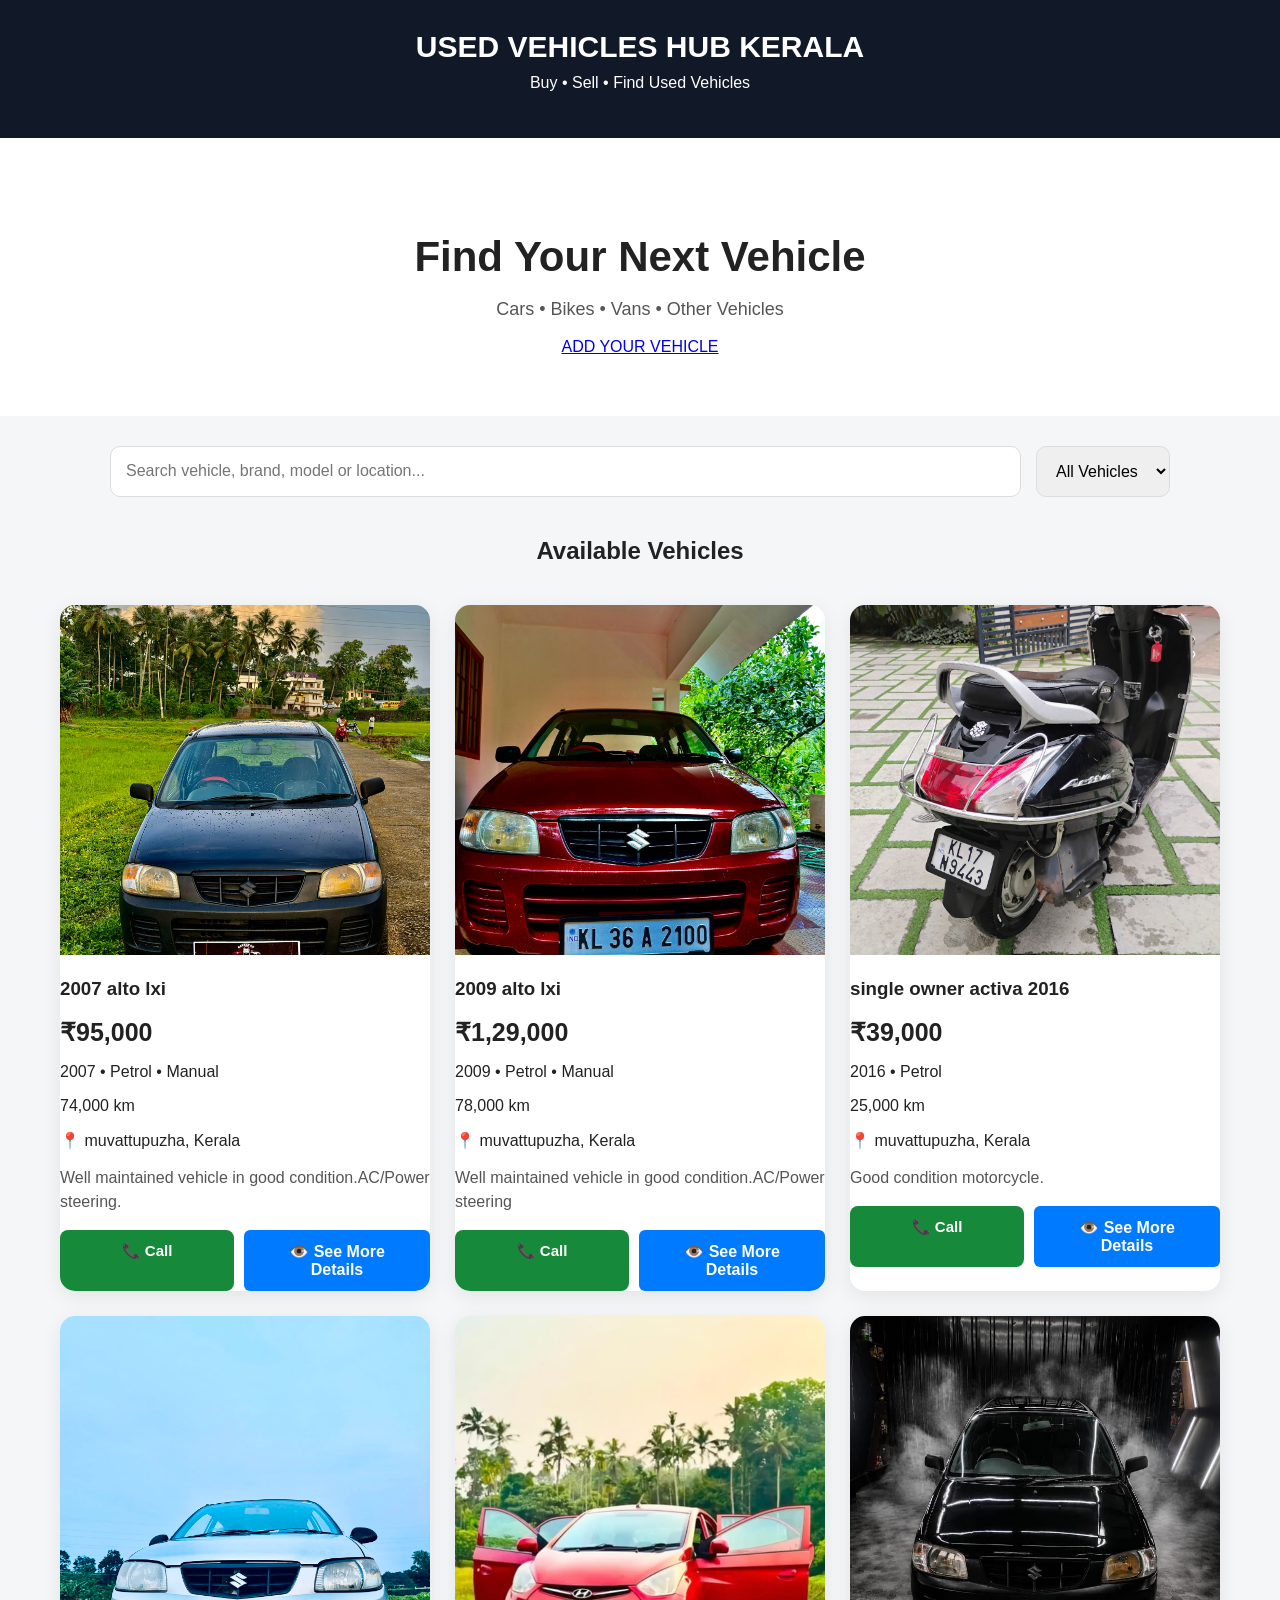
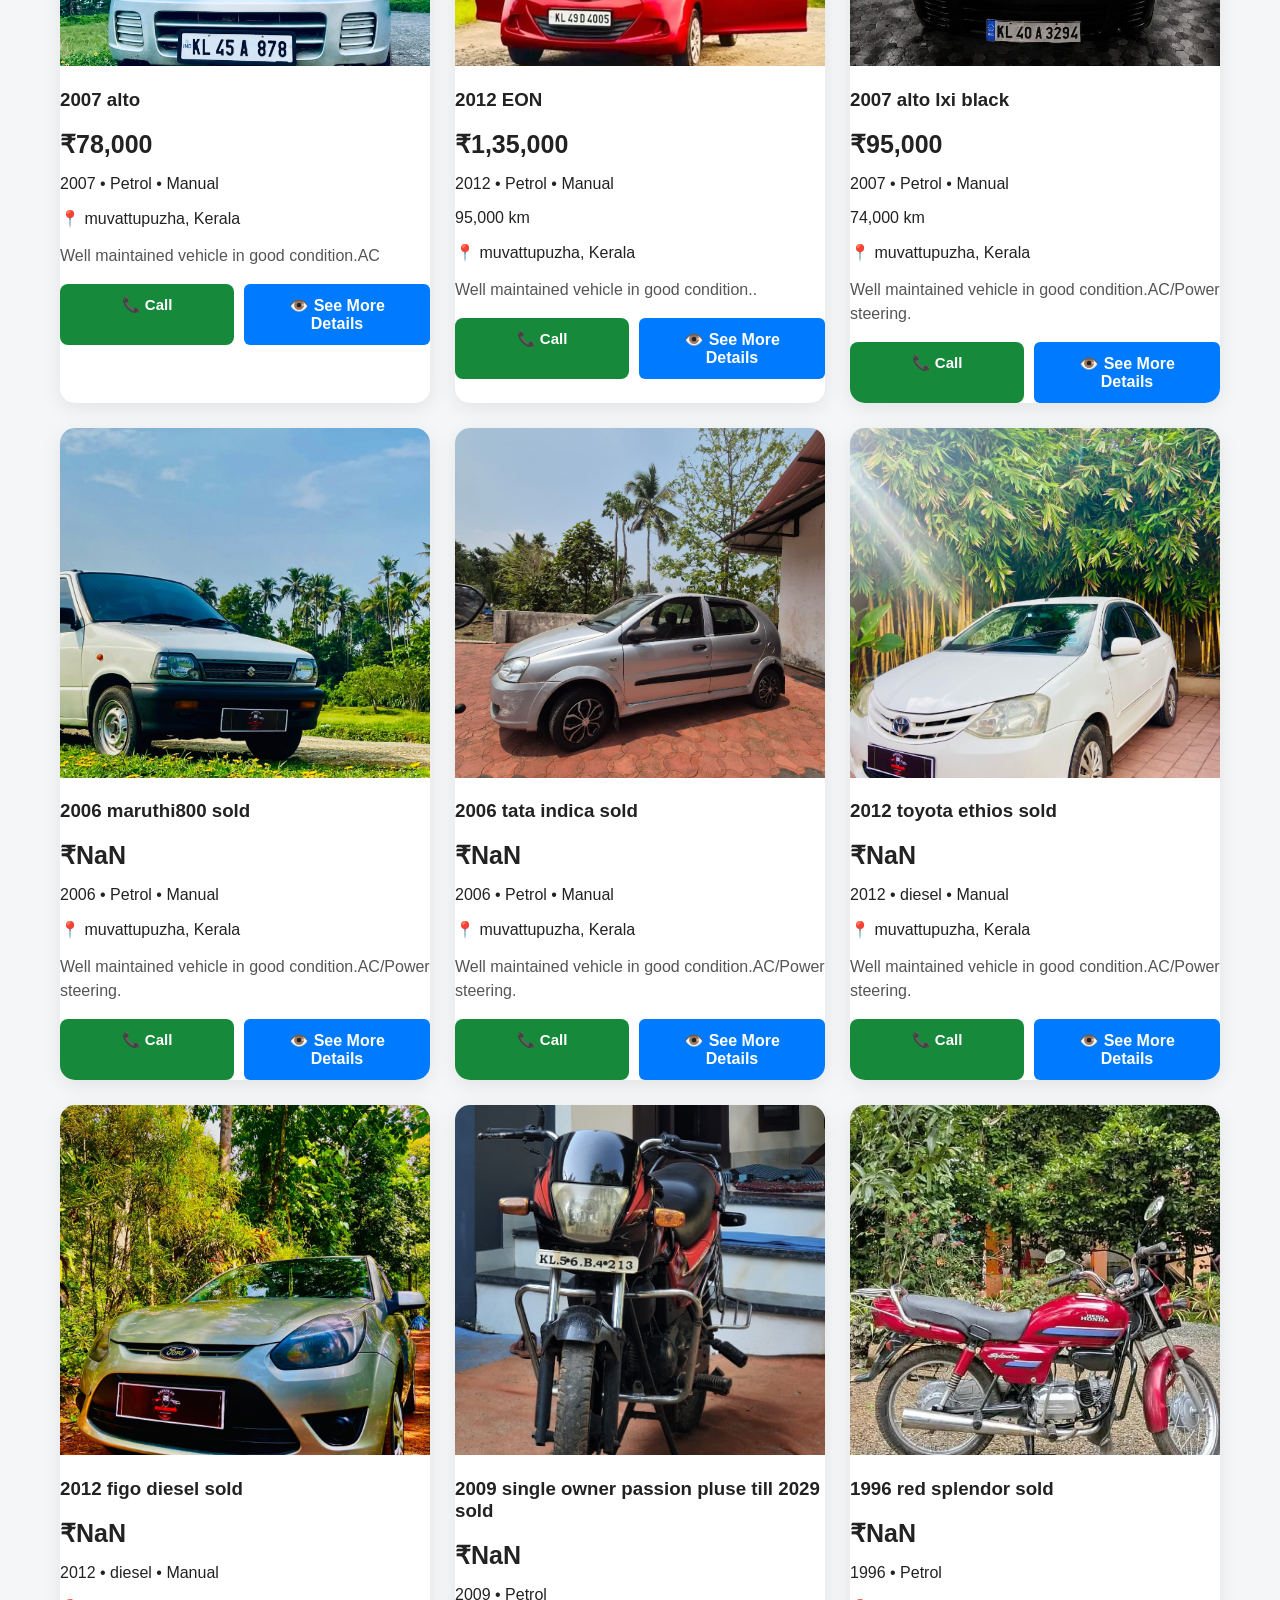
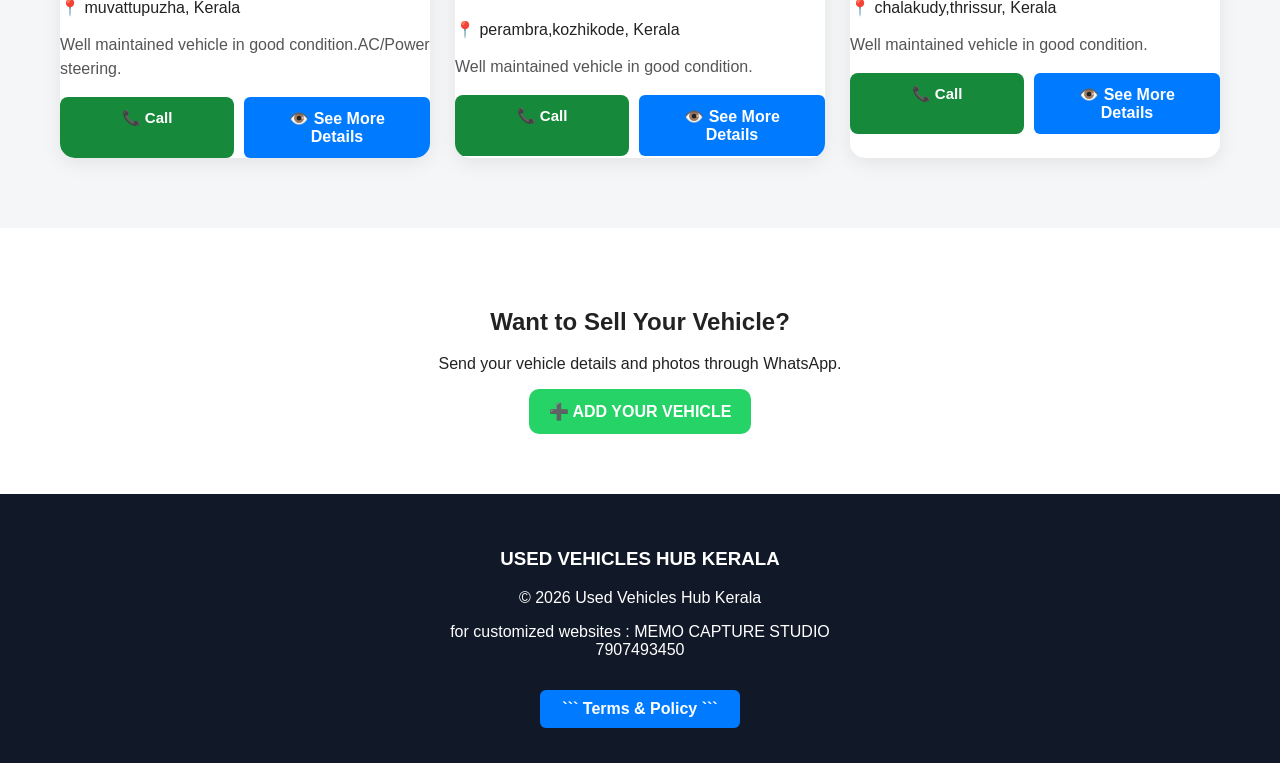
<file: index.html>
<!DOCTYPE html>
<html lang="en">

<head>

    <meta charset="UTF-8">

    <meta name="viewport"
          content="width=device-width, initial-scale=1.0">

    <title>
        Used Vehicles Hub Kerala
    </title>

    <link rel="stylesheet"
          href="style.css">

</head>


<body>


<!-- HEADER -->

<header>

    <div class="header-content">

        <h1>
            USED VEHICLES HUB KERALA
        </h1>

        <p>
            Buy • Sell • Find Used Vehicles
        </p>

    </div>

</header>



<!-- HERO -->

<section class="hero">

    <h2>
        Find Your Next Vehicle
    </h2>

    <p>
        Cars • Bikes • Vans • Other Vehicles
    </p>

<a
href="#sell"
class="button">

ADD YOUR VEHICLE

</a>
    
</section>



<!-- SEARCH -->

<section class="search-area">

    <input
        type="text"
        id="searchBox"
        placeholder="Search vehicle, brand, model or location..."
    >


    <select id="typeFilter">

        <option value="">
            All Vehicles
        </option>

        <option value="Car">
            Cars
        </option>

        <option value="Bike">
            Bikes
        </option>

        <option value="Van">
            Vans
        </option>

        <option value="Other">
            Other
        </option>

    </select>

</section>



<!-- VEHICLES -->

<section>

    <h2 class="section-title">
        Available Vehicles
    </h2>


    <div
        id="vehicleContainer"
        class="vehicle-grid"
    >

        <p>
            Loading vehicles..
        </p>

    </div>

</section>



<!-- SELL VEHICLE -->

<section id="sell" class="sell-section">

    <h2>
        Want to Sell Your Vehicle?
    </h2>


    
   <p>
  Send your vehicle details and photos through WhatsApp.
</p>
    
<!-- ADD YOUR VEHICLE -->
    
<a 
  class="whatsapp-button" 
  href="https://wa.me/917907493450?text=Hello%20Used%20Vehicles%20Hub%20Kerala%2C%20I%20want%20to%20list%20my%20vehicle.%0A%0ATitle%3A%20%0AModel%3A%20%0AYear%3A%20%0APrice%3A%20%0AKilometers%3A%20%0AFuel%20Type%3A%20%0ATransmission%3A%20%0AOwner%3A%20%0ALocation%3A%20%0AContact%20Number%3A%20%0ADescription%3A%20%0A%0A*Please%20attach%201%20image%20of%20the%20vehicle.*" 
  target="_blank"
>
     ➕ ADD YOUR VEHICLE
</a>

       

    

</section>



<!-- FOOTER -->

<footer>

    <h3>
        USED VEHICLES HUB KERALA
    </h3>


    


    <p>
        © 2026 Used Vehicles Hub Kerala
    </p>
    <p>
        for customized websites : MEMO CAPTURE STUDIO <br>
        7907493450
    </p>
    <a
href="terms.html"
class="terms-button"

>

```
Terms & Policy
```

</a>

</footer>



<script>

async function loadVehicles() {

    try {

        const response =
            await fetch("vehicles.json");

        const vehicles =
            await response.json();


        displayVehicles(vehicles);


        document
        .getElementById("searchBox")
        .addEventListener(
            "input",
            function () {

                filterVehicles(vehicles);

            }
        );


        document
        .getElementById("typeFilter")
        .addEventListener(
            "change",
            function () {

                filterVehicles(vehicles);

            }
        );


    }

    catch(error) {

        console.error(error);

        document
        .getElementById("vehicleContainer")
        .innerHTML =
            "<p>Unable to load vehicles.</p>";

    }

}



function filterVehicles(vehicles) {

    const search =
        document
        .getElementById("searchBox")
        .value
        .toLowerCase();


    const type =
        document
        .getElementById("typeFilter")
        .value;


    const filtered =
        vehicles.filter(function(vehicle) {


            const text =
                (
                    vehicle.title +
                    " " +
                    vehicle.brand +
                    " " +
                    vehicle.model +
                    " " +
                    vehicle.location
                ).toLowerCase();


            const searchMatch =
                text.includes(search);


            const typeMatch =
                !type ||
                vehicle.type === type;


            return searchMatch &&
                   typeMatch;

        });


    displayVehicles(filtered);

}



function displayVehicles(vehicles) {

    const container =
        document.getElementById(
            "vehicleContainer"
        );


    container.innerHTML = "";


    if (vehicles.length === 0) {

        container.innerHTML =
            "<p>No vehicles found.</p>";

        return;

    }


    vehicles.forEach(function(vehicle) {


        const card =
            document.createElement("div");
          

        card.className =
            "vehicle-card";


        const price =
            vehicle.price
            ? "₹" +
              Number(vehicle.price)
              .toLocaleString("en-IN")
            : "Price on request";


       


        card.innerHTML = `
    <div
        class="vehicle-data"
        data-title="${vehicle.title || ""}"
        data-price="${vehicle.price || ""}"
        data-year="${vehicle.year || ""}"
        data-fuel="${vehicle.fuel || ""}"
        data-transmission="${vehicle.transmission || ""}"
        data-kilometers="${vehicle.kilometers || ""}"
        data-location="${vehicle.location || ""}"
        data-description="${vehicle.description || ""}"
        data-phone="${vehicle.phone || ""}"
    >

            <img
                src="${vehicle.image}"
                alt="${vehicle.title}"
                class="vehicle-image"
                

            <div class="vehicle-content">

                <h3>
                    ${vehicle.title}
                </h3>


                <div class="price">
                    ${price}
                </div>
                     
                      

                <p>

                    ${vehicle.year || ""}
                    ${vehicle.fuel ? " • " + vehicle.fuel : ""}
                    ${vehicle.transmission ? " • " + vehicle.transmission : ""}

                </p>


                <p>

                    ${vehicle.kilometers
                        ? Number(vehicle.kilometers).toLocaleString("en-IN") + " km"
                        : ""}

                </p>


                <p>

                    📍 ${vehicle.location}

                </p>


                <p class="description">

                    ${vehicle.description}

                </p>


              <div class="vehicle-buttons">

    <a
        class="call-btn"
        href="tel:${vehicle.phone}"
    >
        📞 Call
    </a>

    
        <a
    class="details-btn"
    href="vehicle-details.html?id=${vehicle.id}"
>
    👁️ See More Details
</a>
    

</div>

            </div>
 
    </div>

        `;


        container.appendChild(card);

    });

}

async function shareVehicle(button) {

    const data = button
        .closest(".vehicle-data")
        .dataset;

    const price = data.price
        ? "₹" + Number(data.price).toLocaleString("en-IN")
        : "Price on request";

    const message =
`🚗 ${data.title}

💰 Price: ${price}
📅 Year: ${data.year || "N/A"}
⛽ Fuel: ${data.fuel || "N/A"}
⚙️ Transmission: ${data.transmission || "N/A"}
🛣️ Kilometers: ${data.kilometers
    ? Number(data.kilometers).toLocaleString("en-IN") + " km"
    : "N/A"}
📍 Location: ${data.location || "N/A"}

📝 ${data.description || "No description"}

📞 Contact: ${data.phone || "N/A"}

🔗 Used Vehicles Hub Kerala
${window.location.href}`;

    if (navigator.share) {

        try {

            await navigator.share({
                title: data.title,
                text: message
            });

        } catch (error) {

            console.log("Share cancelled");

        }

    } else {

        try {

            await navigator.clipboard.writeText(message);

            alert(
                "Vehicle details copied! Paste them into WhatsApp."
            );

        } catch (error) {

            alert(message);

        }

    }

}

loadVehicles();
   

</script>


</body>

</html>
</file>
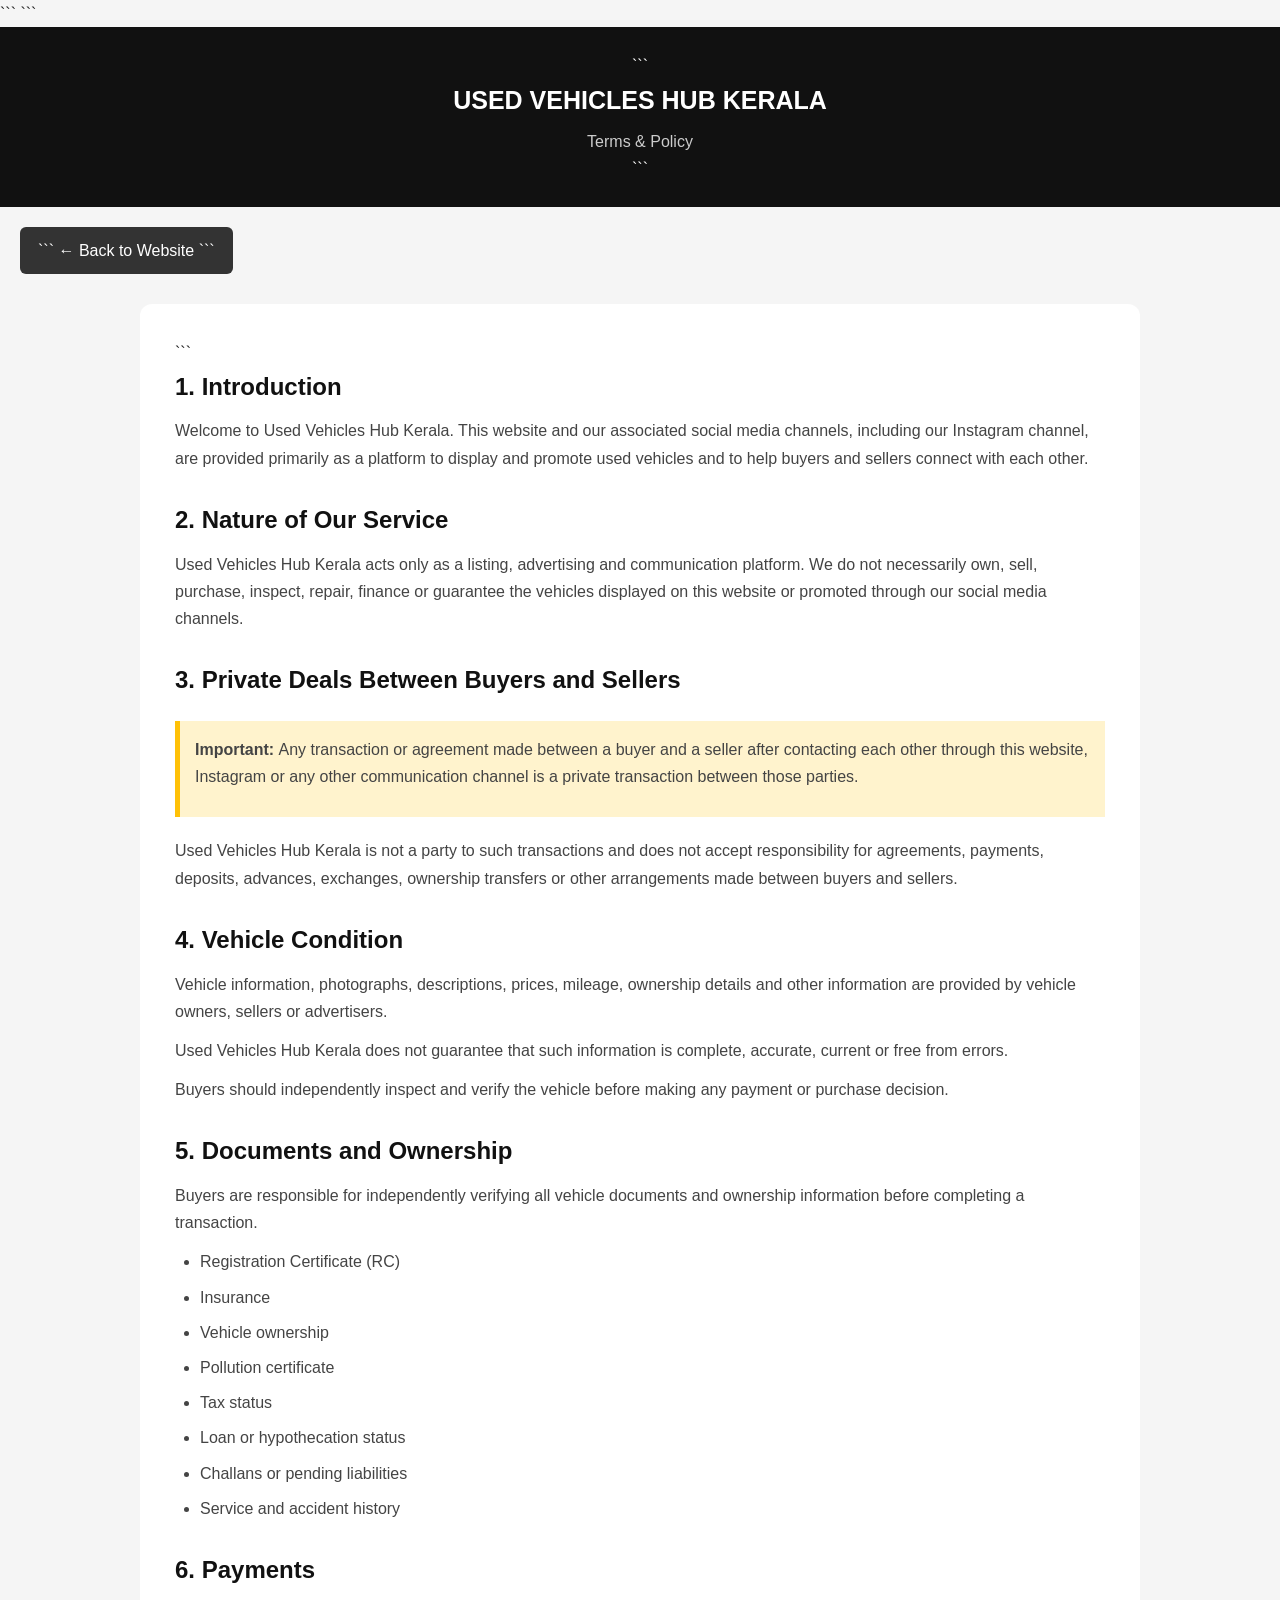
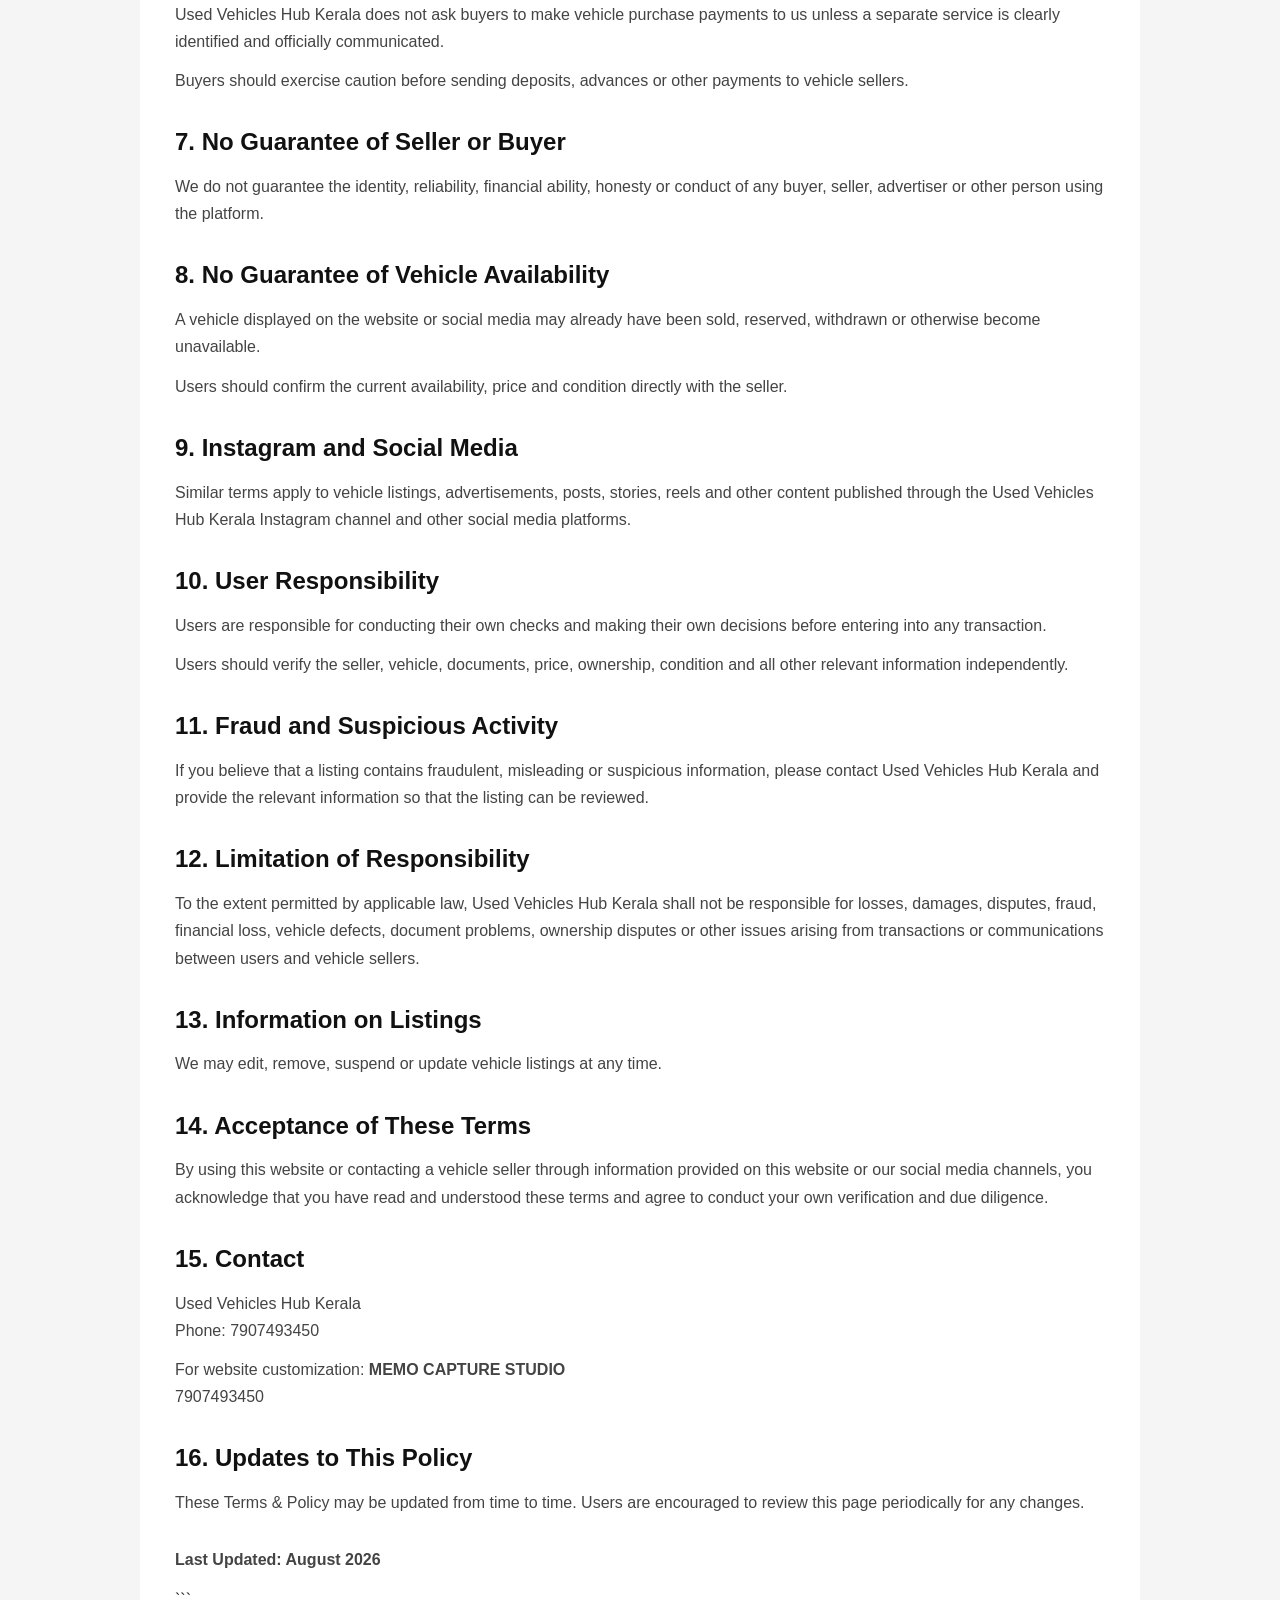
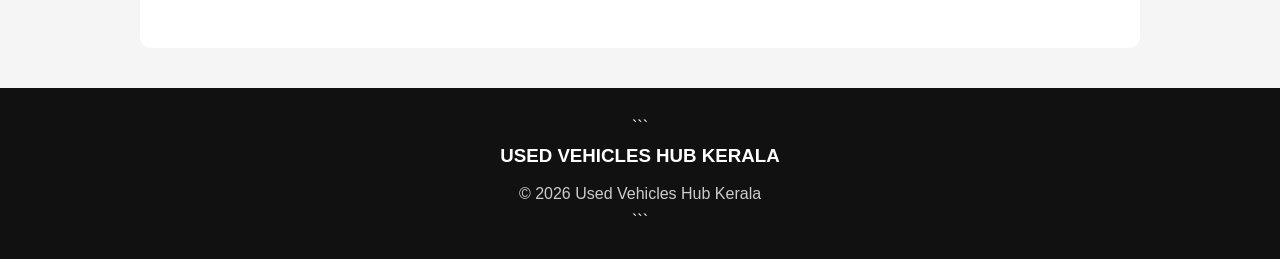
<file: terms.html>
<!DOCTYPE html>

<html lang="en">

<head>

```
<meta charset="UTF-8">

<meta name="viewport"
      content="width=device-width, initial-scale=1.0">

<title>
    Terms & Policy - Used Vehicles Hub Kerala
</title>


<style>

    * {
        margin: 0;
        padding: 0;
        box-sizing: border-box;
    }


    body {

        font-family: Arial, sans-serif;

        background: #f5f5f5;

        color: #222;

        line-height: 1.7;

    }


    /* HEADER */

    header {

        background: #111;

        color: white;

        text-align: center;

        padding: 25px 15px;

    }


    header h1 {

        font-size: 25px;

        margin-bottom: 6px;

    }


    header p {

        color: #ccc;

    }


    /* BACK BUTTON */

    .back-button {

        display: inline-block;

        margin: 20px;

        padding: 10px 18px;

        background: #333;

        color: white;

        text-decoration: none;

        border-radius: 6px;

    }


    .back-button:hover {

        background: #555;

    }


    /* TERMS CONTAINER */

    .terms-container {

        max-width: 1000px;

        margin: 10px auto 40px;

        background: white;

        padding: 35px;

        border-radius: 12px;

    }


    .terms-container h2 {

        margin-top: 28px;

        margin-bottom: 10px;

        color: #111;

    }


    .terms-container h2:first-child {

        margin-top: 0;

    }


    .terms-container p {

        margin-bottom: 12px;

        color: #444;

    }


    .terms-container ul {

        margin-left: 25px;

        margin-bottom: 15px;

    }


    .terms-container li {

        margin-bottom: 8px;

        color: #444;

    }


    .important {

        background: #fff3cd;

        border-left: 5px solid #ffc107;

        padding: 15px;

        margin: 20px 0;

    }


    /* FOOTER */

    footer {

        background: #111;

        color: white;

        text-align: center;

        padding: 25px 15px;

    }


    footer p {

        margin-top: 8px;

        color: #ccc;

    }


    /* MOBILE */

    @media (max-width: 768px) {

        .terms-container {

            margin: 10px;

            padding: 22px;

        }


        .terms-container h2 {

            font-size: 21px;

        }

    }

</style>
```

</head>

<body>

<!-- HEADER -->

<header>

```
<h1>
    USED VEHICLES HUB KERALA
</h1>

<p>
    Terms & Policy
</p>
```

</header>

<!-- BACK -->

<a href="index.html"
class="back-button">

```
← Back to Website
```

</a>

<!-- TERMS -->

<div class="terms-container">

```
<h2>
    1. Introduction
</h2>

<p>

    Welcome to Used Vehicles Hub Kerala.

    This website and our associated social media channels,
    including our Instagram channel, are provided primarily
    as a platform to display and promote used vehicles and
    to help buyers and sellers connect with each other.

</p>


<h2>
    2. Nature of Our Service
</h2>

<p>

    Used Vehicles Hub Kerala acts only as a listing,
    advertising and communication platform.

    We do not necessarily own, sell, purchase, inspect,
    repair, finance or guarantee the vehicles displayed
    on this website or promoted through our social media
    channels.

</p>


<h2>
    3. Private Deals Between Buyers and Sellers
</h2>

<div class="important">

    <p>

        <strong>
            Important:
        </strong>

        Any transaction or agreement made between a buyer
        and a seller after contacting each other through
        this website, Instagram or any other communication
        channel is a private transaction between those
        parties.

    </p>

</div>


<p>

    Used Vehicles Hub Kerala is not a party to such
    transactions and does not accept responsibility for
    agreements, payments, deposits, advances, exchanges,
    ownership transfers or other arrangements made between
    buyers and sellers.

</p>


<h2>
    4. Vehicle Condition
</h2>

<p>

    Vehicle information, photographs, descriptions,
    prices, mileage, ownership details and other information
    are provided by vehicle owners, sellers or advertisers.

</p>

<p>

    Used Vehicles Hub Kerala does not guarantee that such
    information is complete, accurate, current or free
    from errors.

</p>

<p>

    Buyers should independently inspect and verify the
    vehicle before making any payment or purchase decision.

</p>


<h2>
    5. Documents and Ownership
</h2>

<p>

    Buyers are responsible for independently verifying all
    vehicle documents and ownership information before
    completing a transaction.

</p>

<ul>

    <li>
        Registration Certificate (RC)
    </li>

    <li>
        Insurance
    </li>

    <li>
        Vehicle ownership
    </li>

    <li>
        Pollution certificate
    </li>

    <li>
        Tax status
    </li>

    <li>
        Loan or hypothecation status
    </li>

    <li>
        Challans or pending liabilities
    </li>

    <li>
        Service and accident history
    </li>

</ul>


<h2>
    6. Payments
</h2>

<p>

    Used Vehicles Hub Kerala does not ask buyers to make
    vehicle purchase payments to us unless a separate
    service is clearly identified and officially communicated.

</p>

<p>

    Buyers should exercise caution before sending deposits,
    advances or other payments to vehicle sellers.

</p>


<h2>
    7. No Guarantee of Seller or Buyer

</h2>

<p>

    We do not guarantee the identity, reliability,
    financial ability, honesty or conduct of any buyer,
    seller, advertiser or other person using the platform.

</p>


<h2>
    8. No Guarantee of Vehicle Availability
</h2>

<p>

    A vehicle displayed on the website or social media
    may already have been sold, reserved, withdrawn or
    otherwise become unavailable.

</p>

<p>

    Users should confirm the current availability,
    price and condition directly with the seller.

</p>


<h2>
    9. Instagram and Social Media
</h2>

<p>

    Similar terms apply to vehicle listings, advertisements,
    posts, stories, reels and other content published through
    the Used Vehicles Hub Kerala Instagram channel and other
    social media platforms.

</p>


<h2>
    10. User Responsibility
</h2>

<p>

    Users are responsible for conducting their own checks
    and making their own decisions before entering into
    any transaction.

</p>


<p>

    Users should verify the seller, vehicle, documents,
    price, ownership, condition and all other relevant
    information independently.

</p>


<h2>
    11. Fraud and Suspicious Activity
</h2>

<p>

    If you believe that a listing contains fraudulent,
    misleading or suspicious information, please contact
    Used Vehicles Hub Kerala and provide the relevant
    information so that the listing can be reviewed.

</p>


<h2>
    12. Limitation of Responsibility
</h2>

<p>

    To the extent permitted by applicable law, Used Vehicles
    Hub Kerala shall not be responsible for losses, damages,
    disputes, fraud, financial loss, vehicle defects,
    document problems, ownership disputes or other issues
    arising from transactions or communications between
    users and vehicle sellers.

</p>


<h2>
    13. Information on Listings
</h2>

<p>

    We may edit, remove, suspend or update vehicle listings
    at any time.

</p>


<h2>
    14. Acceptance of These Terms
</h2>

<p>

    By using this website or contacting a vehicle seller
    through information provided on this website or our
    social media channels, you acknowledge that you have
    read and understood these terms and agree to conduct
    your own verification and due diligence.

</p>


<h2>
    15. Contact
</h2>

<p>

    Used Vehicles Hub Kerala

    <br>

    Phone:
    7907493450

</p>


<p>

    For website customization:

    <strong>
        MEMO CAPTURE STUDIO
    </strong>

    <br>

    7907493450

</p>


<h2>
    16. Updates to This Policy
</h2>

<p>

    These Terms & Policy may be updated from time to time.
    Users are encouraged to review this page periodically
    for any changes.

</p>


<p style="margin-top:30px;">

    <strong>
        Last Updated: August 2026
    </strong>

</p>
```

</div>

<!-- FOOTER -->

<footer>

```
<h3>
    USED VEHICLES HUB KERALA
</h3>

<p>
    © 2026 Used Vehicles Hub Kerala
</p>
```

</footer>

</body>

</html>
</file>
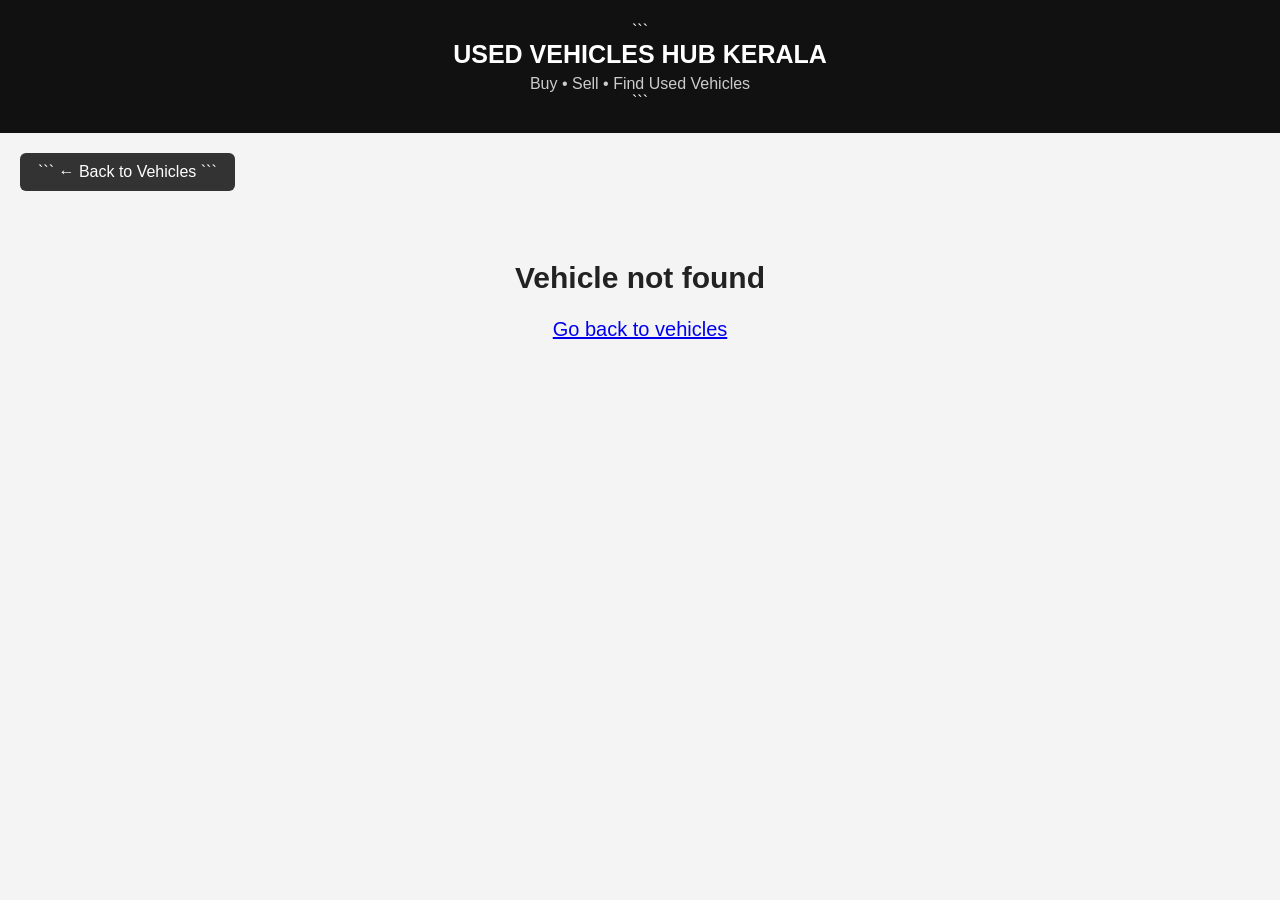
<file: vehicle-details.html>
<!DOCTYPE html>

<html lang="en">

<head>

<meta charset="UTF-8">

<meta name="viewport"
   content="width=device-width, initial-scale=1.0">

<title>Vehicle Details - Used Vehicles Hub Kerala</title>

<style>

* {
    margin: 0;
    padding: 0;
    box-sizing: border-box;
}

body {
    font-family: Arial, sans-serif;
    background: #f4f4f4;
    color: #222;
}


/* HEADER */

header {
    background: #111;
    color: white;
    text-align: center;
    padding: 22px 15px;
}

header h1 {
    font-size: 25px;
}

header p {
    margin-top: 6px;
    color: #ccc;
}


/* BACK BUTTON */

.back-button {
    display: inline-block;
    margin: 20px;
    padding: 10px 18px;
    background: #333;
    color: white;
    text-decoration: none;
    border-radius: 6px;
}


/* MAIN CONTAINER */

.details-container {
    max-width: 1100px;
    margin: 10px auto 40px;
    background: white;
    padding: 25px;
    border-radius: 12px;
}


/* TWO COLUMNS */

.vehicle-layout {
    display: grid;
    grid-template-columns: 1fr 1fr;
    gap: 30px;
}


/* MAIN IMAGE */

.main-image {
    width: 100%;
    height: 450px;
    object-fit: contain;
    background: #eee;
    border-radius: 10px;
}


/* THUMBNAILS */

.thumbnail-container {
    display: flex;
    gap: 10px;
    margin-top: 12px;
    overflow-x: auto;
}

.thumbnail {
    width: 90px;
    height: 70px;
    object-fit: cover;
    border-radius: 6px;
    cursor: pointer;
    border: 2px solid transparent;
}

.thumbnail:hover {
    border-color: #007bff;
}


/* TITLE */

.vehicle-title {
    font-size: 30px;
    margin-bottom: 15px;
}


/* PRICE */

.price {
    font-size: 28px;
    font-weight: bold;
    color: #008000;
    margin-bottom: 20px;
}


/* DETAILS TABLE */

.details-table {
    width: 100%;
    border-collapse: collapse;
    margin-top: 15px;
}

.details-table tr {
    border-bottom: 1px solid #ddd;
}

.details-table td {
    padding: 13px 5px;
}

.details-table td:first-child {
    font-weight: bold;
    width: 40%;
    color: #555;
}


/* DESCRIPTION */

.description-section {
    margin-top: 30px;
    border-top: 1px solid #ddd;
    padding-top: 20px;
}

.description-section h2 {
    margin-bottom: 10px;
}

.description {
    line-height: 1.7;
    color: #555;
}


/* BUTTONS */

.buttons {
    display: flex;
    gap: 12px;
    margin-top: 25px;
}

.call-button,
.share-button {
    flex: 1;
    padding: 15px;
    text-align: center;
    border: none;
    border-radius: 8px;
    font-size: 17px;
    cursor: pointer;
    text-decoration: none;
    color: white;
}

.call-button {
    background: #0a8f3c;
}

.share-button {
    background: #007bff;
}


/* LOADING */

.loading {
    text-align: center;
    padding: 50px;
    font-size: 20px;
}


/* MOBILE */

@media (max-width: 768px) {

    .vehicle-layout {
        grid-template-columns: 1fr;
    }

    .main-image {
        height: 300px;
    }

    .vehicle-title {
        font-size: 24px;
    }

    .price {
        font-size: 24px;
    }

    .details-container {
        margin: 10px;
        padding: 15px;
    }

}

</style>

</head>

<body>

<!-- HEADER -->

<header>

```
<h1>
    USED VEHICLES HUB KERALA
</h1>

<p>
    Buy • Sell • Find Used Vehicles
</p>
```

</header>

<!-- BACK BUTTON -->

<a href="index.html"
class="back-button">

```
← Back to Vehicles
```

</a>

<!-- VEHICLE DETAILS -->

<div id="vehicleDetails">

```
<div class="loading">

    Loading vehicle details...

</div>
```

</div>

<script>


async function loadVehicleDetails() {

    try {

        const response =
            await fetch("vehicles.json");


        const vehicles =
            await response.json();


        /* GET ID FROM URL */

        const urlParams =
            new URLSearchParams(
                window.location.search
            );


        const vehicleId =
            urlParams.get("id");


        /* FIND VEHICLE */

        const vehicle =
            vehicles.find(function(item) {

                return String(item.id) ===
                       String(vehicleId);

            });


        /* VEHICLE NOT FOUND */

        if (!vehicle) {

            document.getElementById(
                "vehicleDetails"
            ).innerHTML = `

                <div class="loading">

                    <h2>
                        Vehicle not found
                    </h2>

                    <br>

                    <a href="index.html">
                        Go back to vehicles
                    </a>

                </div>

            `;

            return;

        }


        displayVehicle(vehicle);


    }

    catch(error) {

        console.error(error);


        document.getElementById(
            "vehicleDetails"
        ).innerHTML = `

            <div class="loading">

                Unable to load vehicle details.

            </div>

        `;

    }

}


/* DISPLAY VEHICLE */

function displayVehicle(vehicle) {


    const container =
        document.getElementById(
            "vehicleDetails"
        );


    /* PRICE */

    const price =
        vehicle.price

        ? "₹" +
          Number(vehicle.price)
          .toLocaleString("en-IN")

        : "Price on request";


    /* IMAGES */

    const images =
        vehicle.images &&
        vehicle.images.length > 0

        ? vehicle.images

        : [vehicle.image];


    /* PHONE */

    const phone =
        vehicle.phone ||
        "7907493450";


    container.innerHTML = `

        <div class="details-container">


            <div class="vehicle-layout">


                <!-- IMAGES -->

                <div>

                    <img

                        id="mainImage"

                        src="${images[0]}"

                        alt="${vehicle.title}"

                        class="main-image"

                    >


                    <div class="thumbnail-container">


                        ${images.map(function(image) {

                            return `

                                <img

                                    src="${image}"

                                    class="thumbnail"

                                    onclick="changeMainImage('${image}')"

                                >

                            `;

                        }).join("")}


                    </div>

                </div>


                <!-- INFORMATION -->

                <div>


                    <h1 class="vehicle-title">

                        ${vehicle.title || "Vehicle"}

                    </h1>


                    <div class="price">

                        ${price}

                    </div>


                    <table class="details-table">


                        <tr>

                            <td>
                                Vehicle Type
                            </td>

                            <td>
                                ${vehicle.type || "N/A"}
                            </td>

                        </tr>


                        <tr>

                            <td>
                                Brand
                            </td>

                            <td>
                                ${vehicle.brand || "N/A"}
                            </td>

                        </tr>


                        <tr>

                            <td>
                                Model
                            </td>

                            <td>
                                ${vehicle.model || "N/A"}
                            </td>

                        </tr>


                        <tr>

                            <td>
                                Year
                            </td>

                            <td>
                                ${vehicle.year || "N/A"}
                            </td>

                        </tr>


                        <tr>

                            <td>
                                Kilometers
                            </td>

                            <td>

                                ${
                                    vehicle.kilometers

                                    ? Number(
                                        vehicle.kilometers
                                      ).toLocaleString(
                                        "en-IN"
                                      ) + " km"

                                    : "N/A"
                                }

                            </td>

                        </tr>


                        <tr>

                            <td>
                                Fuel Type
                            </td>

                            <td>
                                ${vehicle.fuel || "N/A"}
                            </td>

                        </tr>


                        <tr>

                            <td>
                                Transmission
                            </td>

                            <td>
                                ${vehicle.transmission || "N/A"}
                            </td>

                        </tr>


                        <tr>

                            <td>
                                Ownership
                            </td>

                            <td>
                                ${vehicle.owner || "N/A"}
                            </td>

                        </tr>


                        <tr>

                            <td>
                                Location
                            </td>

                            <td>
                                ${vehicle.location || "N/A"}
                            </td>

                        </tr>


                    </table>


                    <!-- BUTTONS -->

                    <div class="buttons">


                        <a

                            href="tel:${phone}"

                            class="call-button"

                        >

                            📞 Call

                        </a>


                        <button

                            class="share-button"

                            onclick="shareVehicle()"

                        >

                            🔗 Share

                        </button>


                    </div>


                </div>


            </div>


            <!-- DESCRIPTION -->

            <div class="description-section">


                <h2>
                    Vehicle Description
                </h2>


                <p class="description">

                    ${
                        vehicle.description ||
                        "No description available."
                    }

                </p>


            </div>


        </div>

    `;


    window.currentVehicle =
        vehicle;

}


/* CHANGE IMAGE */

function changeMainImage(image) {

    document.getElementById(
        "mainImage"
    ).src = image;

}


/* SHARE */

async function shareVehicle() {


    const vehicle =
        window.currentVehicle;


    const price =
        vehicle.price

        ? "₹" +
          Number(vehicle.price)
          .toLocaleString("en-IN")

        : "Price on request";


    const message =

`🚗 ${vehicle.title}

💰 Price: ${price}

📅 Year: ${vehicle.year || "N/A"}

⛽ Fuel: ${vehicle.fuel || "N/A"}

⚙️ Transmission: ${vehicle.transmission || "N/A"}

🛣️ Kilometers: ${
    vehicle.kilometers
    ? Number(vehicle.kilometers)
      .toLocaleString("en-IN") + " km"
    : "N/A"
}

👤 Ownership: ${vehicle.owner || "N/A"}

📍 Location: ${vehicle.location || "N/A"}

📝 ${vehicle.description || "No description"}

📞 Contact: ${vehicle.phone || "N/A"}

🔗 Used Vehicles Hub Kerala

${window.location.href}`;


    if (navigator.share) {

        try {

            await navigator.share({

                title: vehicle.title,

                text: message,

                url: window.location.href

            });

        }

        catch(error) {

            console.log(
                "Share cancelled"
            );

        }

    }

    else {

        try {

            await navigator.clipboard.writeText(
                message
            );

            alert(
                "Vehicle details copied! You can paste them into WhatsApp."
            );

        }

        catch(error) {

            alert(message);

        }

    }

}


/* START */

loadVehicleDetails();


</script>

</body>

</html>
</file>
<file: style.css>
* {
    box-sizing: border-box;
}

html {
    scroll-behavior: smooth;
}
body {

    margin: 0;

    font-family:
        Arial,
        Helvetica,
        sans-serif;

    background: #f4f6f8;

    color: #222;

}



/* HEADER */

header {

    background: #111827;

    color: white;

    padding: 30px 20px;

    text-align: center;

}


header h1 {

    margin: 0;

    font-size: 30px;

}


header p {

    margin-top: 10px;

    font-size: 16px;

}


/* HERO */

.hero {

    background: white;

    padding: 60px 20px;

    text-align: center;

}


.hero h2 {

    font-size: 42px;

    margin-bottom: 10px;

}


.hero p {

    color: #555;

    font-size: 18px;

}


/* SEARCH */

.search-area {

    max-width: 1100px;

    margin: 30px auto;

    padding: 0 20px;

    display: flex;

    gap: 15px;

}


.search-area input {

    flex: 1;

}


.search-area input,
.search-area select {

    padding: 15px;

    border: 1px solid #ddd;

    border-radius: 10px;

    font-size: 16px;

}


/* SECTION */

.section-title {

    text-align: center;

    margin: 40px 0 20px;

}


/* VEHICLE GRID */

.vehicle-grid {

    max-width: 1200px;

    margin: auto;

    padding: 20px;

    display: grid;

    grid-template-columns:
        repeat(
            auto-fit,
            minmax(280px, 1fr)
        );

    gap: 25px;

}


/* CARD */

.vehicle-card {

    background: white;

    border-radius: 15px;

    overflow: hidden;

    box-shadow:
        0 5px 20px
        rgba(0,0,0,0.08);

}


.vehicle-image {

    width: 100%;

    height: 350px;

    object-fit: cover;

}


.vehicle-content {

    padding: 20px;

}


.vehicle-content h3 {

    margin-top: 0;

    font-size: 22px;

}


.price {

    font-size: 25px;

    font-weight: bold;

    margin: 12px 0;

}


.description {

    color: #555;

    line-height: 1.5;

}

.vehicle-buttons {
    display: flex;
    gap: 10px;
    margin-top: 15px;
}

.call-btn,
.share-btn {
    flex: 1;
    padding: 12px;
    border: none;
    border-radius: 8px;
    text-align: center;
    font-size: 15px;
    font-weight: bold;
    cursor: pointer;
    text-decoration: none;
}

.call-btn {
    background: #168a3a;
    color: white;
}

.share-btn {
    background: #333;
    color: white;
}

.call-btn:hover,
.share-btn:hover {
    opacity: 0.85;
}
/* WHATSAPP */

.whatsapp-button,
.whatsapp-main {

    display: inline-block;

    background: #25D366;

    color: white;

    text-decoration: none;

    padding: 13px 20px;

    border-radius: 10px;

    font-weight: bold;

}


.whatsapp-main {

    margin-top: 20px;

}


/* SELL */

.sell-section {

    margin-top: 50px;

    background: white;

    padding: 60px 20px;

    text-align: center;

}


/* FOOTER */

footer {

    background: #111827;

    color: white;

    text-align: center;

    padding: 35px 20px;

}


footer a {

    color: white;

}


/* MOBILE */

@media (max-width: 600px) {

    header h1 {

        font-size: 21px;

    }


    .hero h2 {

        font-size: 30px;

    }


    .search-area {

        flex-direction: column;

    }


    .vehicle-grid {

        padding: 15px;

    }

}
.details-btn {
display: inline-block;
padding: 12px 18px;
background: #007bff;
color: white;
text-decoration: none;
border-radius: 6px;
font-weight: bold;
text-align: center;
}

.details-btn:hover {
background: #0056b3;
}

.vehicle-buttons {
display: flex;
gap: 10px;
margin-top: 15px;
}

.vehicle-buttons a {
flex: 1;
}
.terms-button {
display: inline-block;
margin-top: 15px;
padding: 10px 22px;
background: #007bff;
color: white;
text-decoration: none;
border-radius: 6px;
font-weight: bold;
}

.terms-button:hover {
background: #0056b3;
}
</file>
